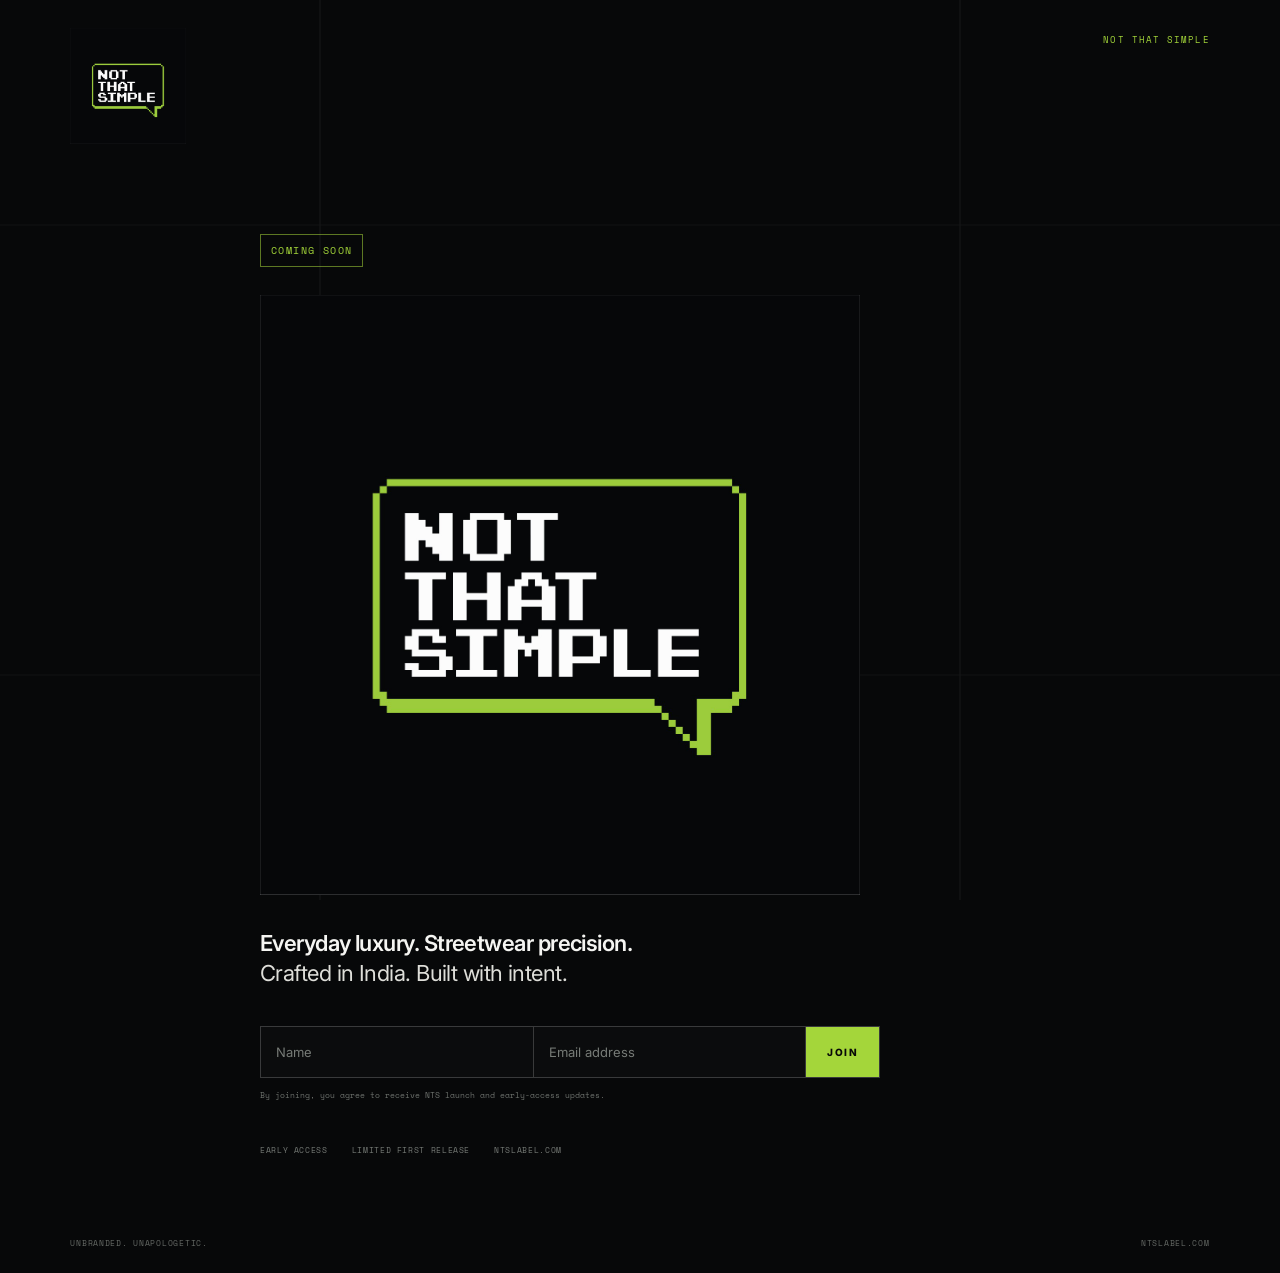
<file: index.html>
<!DOCTYPE html>
<html lang="en">
<head>
  <meta charset="UTF-8" />
  <meta name="viewport" content="width=device-width, initial-scale=1.0" />
  <meta name="description" content="Not That Simple — premium everyday essentials. Join the early access list." />
  <meta name="theme-color" content="#0b0b0b" />
  <title>NTS — Not That Simple</title>

  <style>
    @import url('https://fonts.googleapis.com/css2?family=Inter:wght@400;500;600;700;800;900&family=Space+Mono:wght@400;700&display=swap');

    :root {
      --bg: #070809;
      --text: #f5f5f2;
      --muted: #9a9d9a;
      --line: rgba(245,245,242,.20);
      --lime: #a4d63a;
      --panel: #101211;
    }

    * { box-sizing: border-box; }

    html, body {
      margin: 0;
      min-height: 100%;
      background: var(--bg);
      color: var(--text);
      font-family: Inter, Arial, sans-serif;
    }

    body {
      min-height: 100vh;
      overflow-x: hidden;
    }

    .page {
      width: 100%;
      min-height: 100vh;
      padding: 28px 5.5vw 24px;
      display: flex;
      flex-direction: column;
      position: relative;
    }

    /* subtle editorial grid inspired by the Instagram feed */
    .page::before {
      content: "";
      position: fixed;
      inset: 0;
      pointer-events: none;
      opacity: .055;
      background-image:
        linear-gradient(to right, transparent 49.8%, #fff 50%, transparent 50.2%),
        linear-gradient(to bottom, transparent 49.8%, #fff 50%, transparent 50.2%);
      background-size: 50% 100%, 100% 50%;
    }

    header {
      display: flex;
      justify-content: space-between;
      align-items: flex-start;
      font-size: 10px;
      letter-spacing: .16em;
      text-transform: uppercase;
      position: relative;
      z-index: 2;
    }

    .brand-logo {
      display: block;
      width: 116px;
      height: auto;
    }

    .logo-light { display: none; }

    .status {
      color: var(--lime);
      font-family: "Space Mono", monospace;
      font-size: 9px;
      letter-spacing: .12em;
      padding-top: 5px;
    }

    main {
      width: min(760px, 100%);
      margin: auto;
      padding: 10vh 0 9vh;
      position: relative;
      z-index: 2;
    }

    .eyebrow {
      display: inline-block;
      color: var(--lime);
      font-family: "Space Mono", monospace;
      font-size: 10px;
      letter-spacing: .14em;
      text-transform: uppercase;
      margin-bottom: 28px;
      border: 1px solid rgba(164,214,58,.55);
      padding: 8px 10px;
    }

    .hero-logo {
      margin-bottom: 34px;
      max-width: 600px;
    }

    .hero-logo img {
      width: 100% !important;
      max-width: 600px;
      height: auto;
      display: block;
      image-rendering: auto;
    }

    .tagline {
      font-size: clamp(16px, 2.2vw, 22px);
      line-height: 1.35;
      max-width: 610px;
      margin: 0 0 38px;
      color: #deded9;
      letter-spacing: -.025em;
    }

    .tagline strong {
      color: var(--text);
      font-weight: 600;
    }

    .form {
      width: min(620px, 100%);
    }

    .form-row {
      display: grid;
      grid-template-columns: 1fr 1fr auto;
      gap: 0;
      border: 1px solid var(--line);
      background: rgba(16,18,17,.55);
    }

    input {
      width: 100%;
      border: 0;
      border-right: 1px solid var(--line);
      outline: 0;
      background: transparent;
      color: var(--text);
      padding: 17px 15px;
      font: inherit;
      font-size: 13px;
    }

    input::placeholder { color: #777b77; }

    button {
      border: 0;
      background: var(--lime);
      color: #080908;
      padding: 0 21px;
      font: inherit;
      font-size: 10px;
      font-weight: 800;
      letter-spacing: .14em;
      text-transform: uppercase;
      cursor: pointer;
    }

    button:hover { filter: brightness(.93); }

    .fine {
      color: #6f736f;
      font-family: "Space Mono", monospace;
      font-size: 8px;
      line-height: 1.55;
      margin-top: 11px;
      max-width: 560px;
    }

    #success {
      display: none;
      padding: 17px 15px;
      border: 1px solid rgba(164,214,58,.55);
      color: var(--lime);
      font-family: "Space Mono", monospace;
      font-size: 11px;
    }

    .micro-copy {
      display: flex;
      gap: 24px;
      margin-top: 42px;
      color: #777b77;
      font-family: "Space Mono", monospace;
      font-size: 8px;
      text-transform: uppercase;
      letter-spacing: .08em;
    }

    footer {
      display: flex;
      justify-content: space-between;
      color: #666a66;
      font-family: "Space Mono", monospace;
      font-size: 8px;
      letter-spacing: .09em;
      text-transform: uppercase;
      position: relative;
      z-index: 2;
    }

    @media (max-width: 650px) {
      .page { padding: 22px 20px 20px; }
      .brand-logo { width: 94px; }
      .status { font-size: 8px; }

      main { padding: 8vh 0 7vh; }
      .hero-logo { max-width: 100%; }
      .eyebrow { margin-bottom: 22px; }

      .form-row {
        display: block;
      }

      input {
        display: block;
        border-right: 0;
        border-bottom: 1px solid var(--line);
        padding: 16px 14px;
      }

      button {
        width: 100%;
        min-height: 52px;
      }

      .micro-copy {
        flex-direction: column;
        gap: 8px;
        margin-top: 28px;
      }

      footer {
        gap: 14px;
        flex-direction: column;
      }
    }

    @media (prefers-color-scheme: light) {
      /* Keep NTS intentionally dark even when the device uses light mode. */
      .logo-dark { display: block; }
      .logo-light { display: none; }
    }
  </style>
</head>

<body>
  <div class="page">
    <header>
      <div class="brand">
        <img class="brand-logo logo-dark" src="[data-uri]" alt="Not That Simple">
        <img class="brand-logo logo-light" src="[data-uri]" alt="Not That Simple">
      </div>
      <div class="status">Not That Simple</div>
    </header>

    <main>
      <div class="eyebrow">Coming Soon</div>

      <div class="hero-logo">
        <img src="[data-uri]" alt="Not That Simple" style="display:block;width:min(620px,100%);height:auto;">
      </div>

      <p class="tagline">
        <strong>Everyday luxury. Streetwear precision.</strong><br>Crafted in India. Built with intent.
      </p>

      <form class="form" id="earlyAccessForm">
        <div class="form-row">
          <input id="name" name="name" type="text" placeholder="Name" autocomplete="name" required />
          <input id="email" name="email" type="email" placeholder="Email address" autocomplete="email" required />
          <button type="submit">Join</button>
        </div>
        <div id="success">You're on the list. We'll let you know when NTS goes live.</div>
        <div class="fine">
          By joining, you agree to receive NTS launch and early-access updates.
        </div>
      </form>
      <div class="micro-copy">
        <span>Early access</span>
        <span>Limited first release</span>
        <span>ntslabel.com</span>
      </div>
    </main>

    <footer>
      <span>Unbranded. Unapologetic.</span>
      <span>ntslabel.com</span>
    </footer>
  </div>

  <script>
    /*
      IMPORTANT:
      This demo records the submission only in the browser.
      To actually collect leads, connect this form to a service/backend
      such as Formspree, Brevo, Google Forms, or your own API.
    */
    const form = document.getElementById('earlyAccessForm');
    const success = document.getElementById('success');

    form.addEventListener('submit', function(e) {
      e.preventDefault();

      const name = document.getElementById('name').value.trim();
      const email = document.getElementById('email').value.trim();

      if (!name || !email) return;

      const leads = JSON.parse(localStorage.getItem('nts_leads') || '[]');
      leads.push({
        name,
        email,
        submittedAt: new Date().toISOString()
      });
      localStorage.setItem('nts_leads', JSON.stringify(leads));

      form.querySelector('.form-row').style.display = 'none';
      success.style.display = 'block';
    });
  </script>
</body>
</html>
</file>
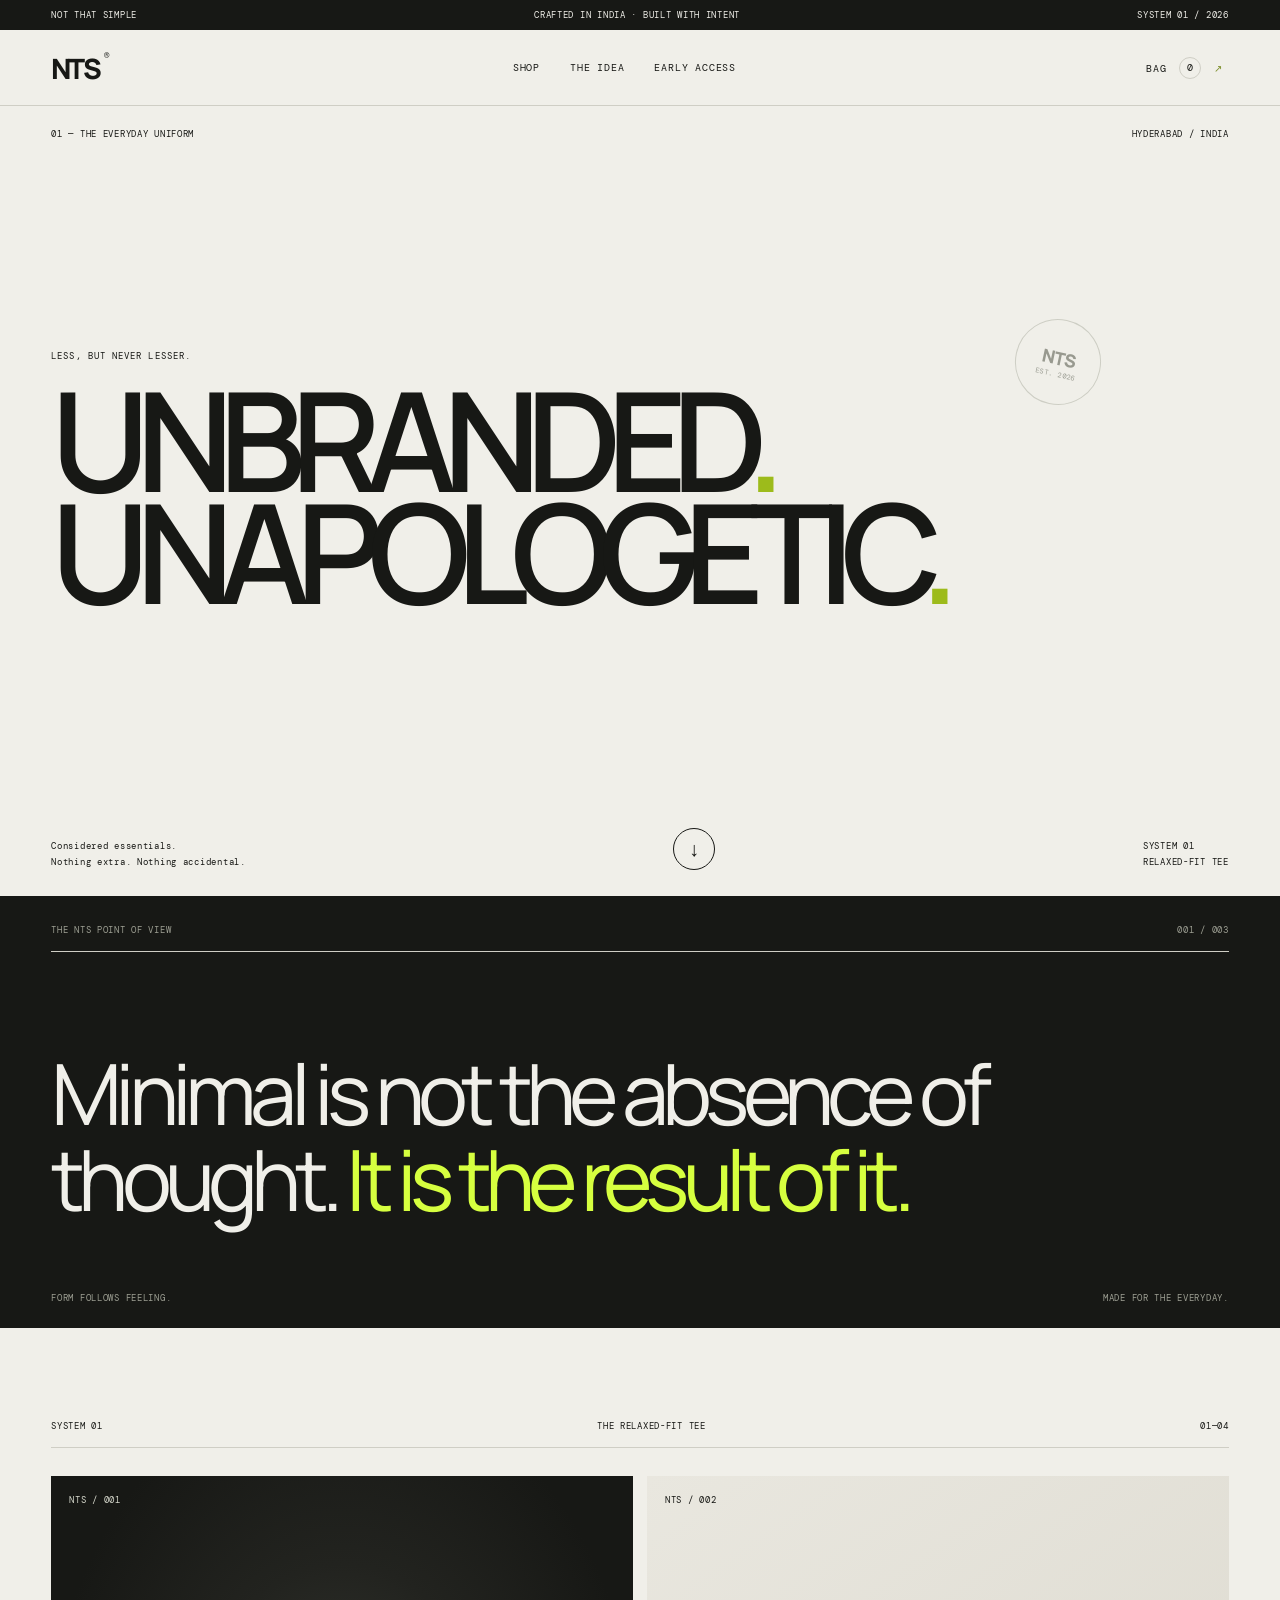
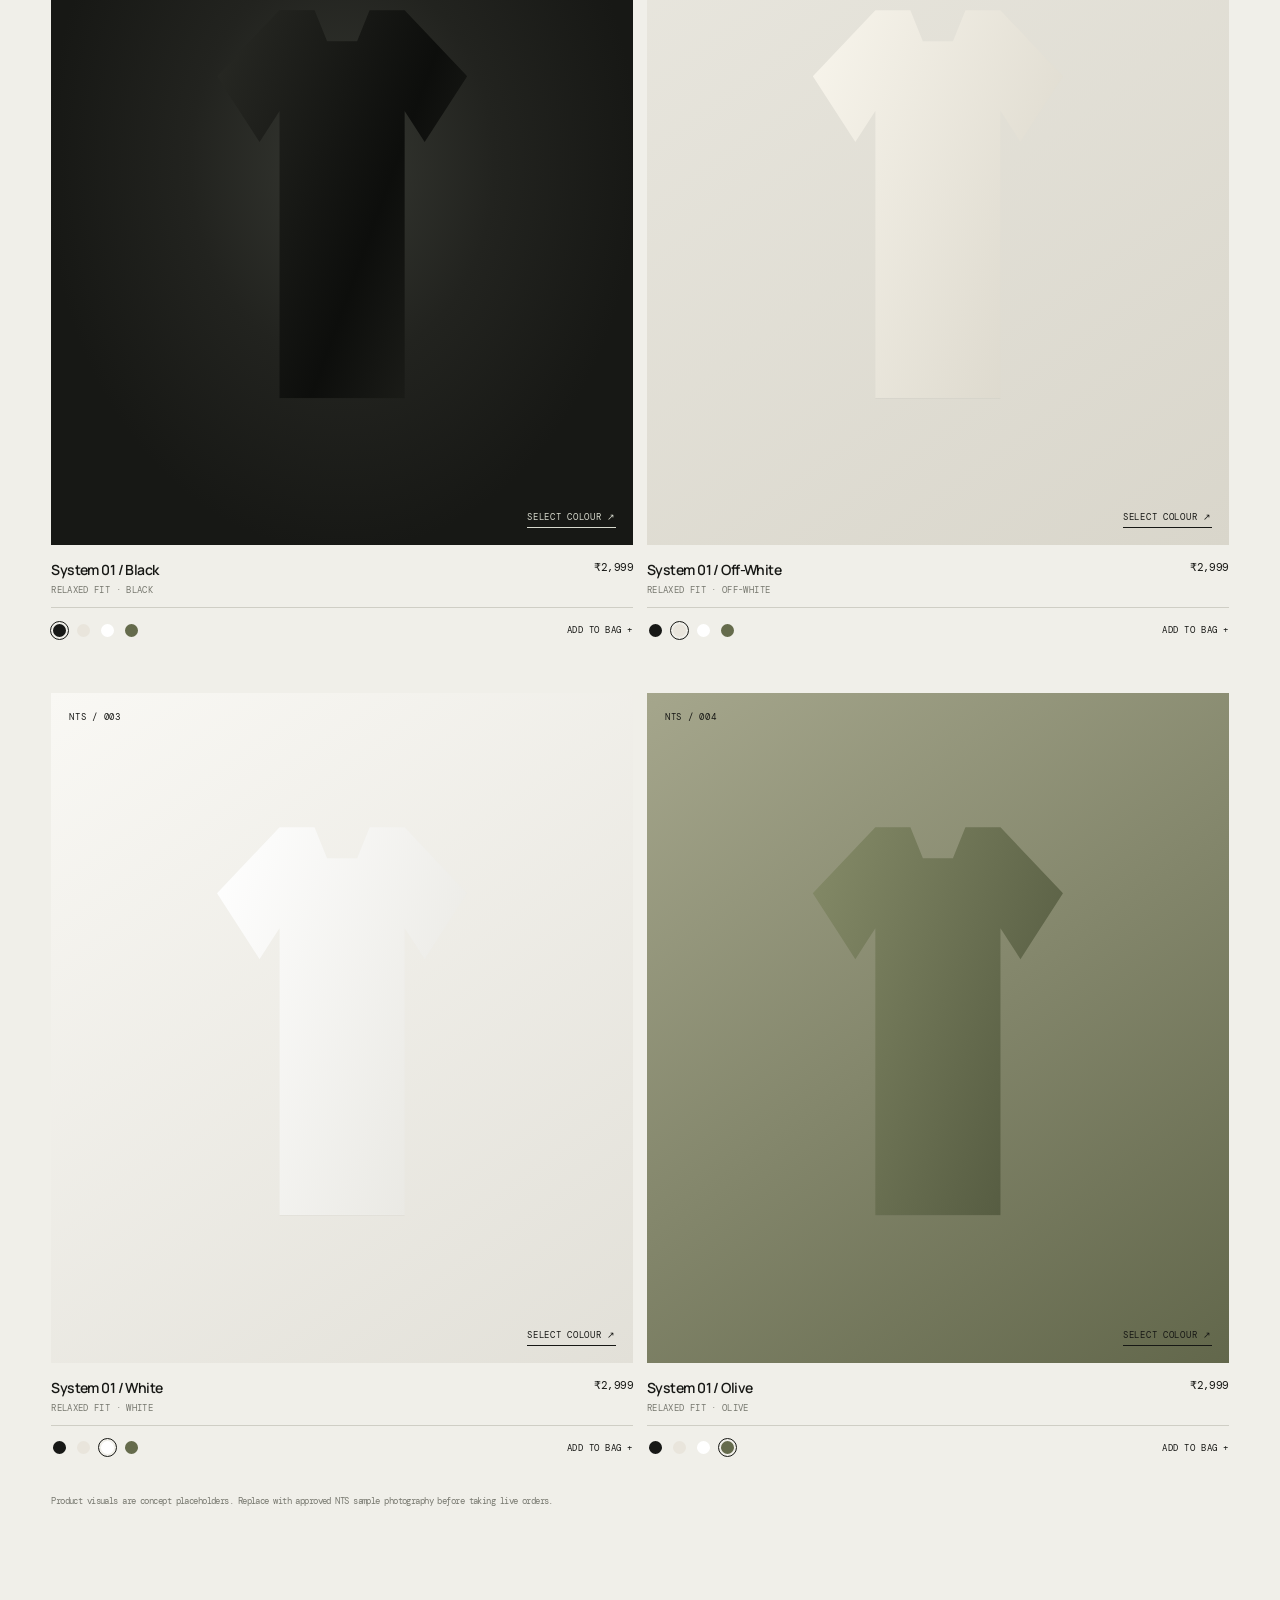
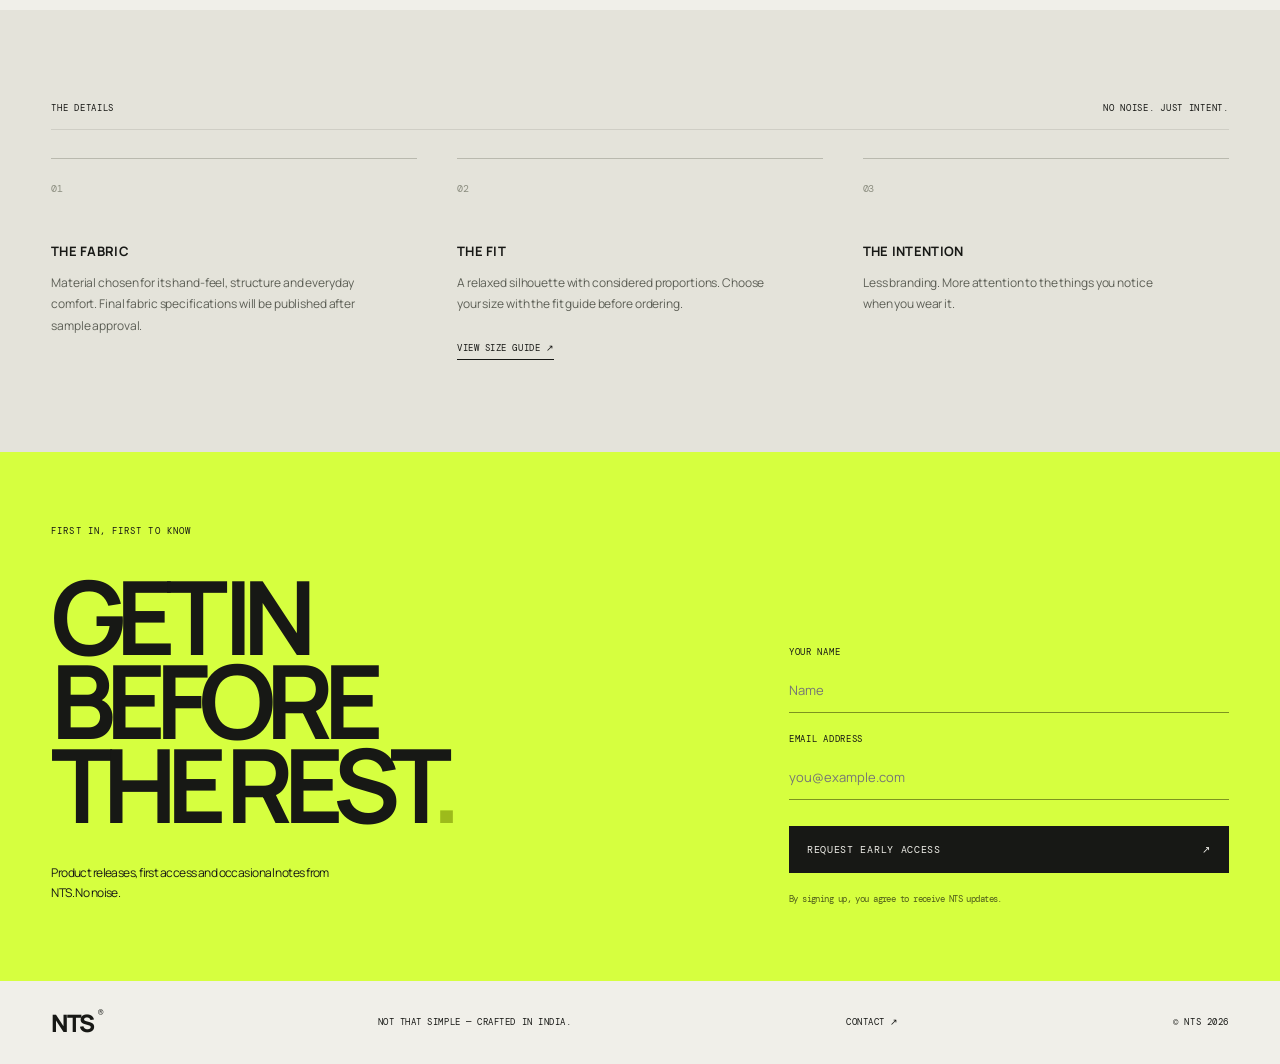
<file: storefront/index.html>
<!doctype html>
<html lang="en">
<head>
  <meta charset="utf-8"><meta name="viewport" content="width=device-width, initial-scale=1">
  <title>NTS — Not That Simple</title>
  <meta name="description" content="Not That Simple. Considered essentials. Crafted in India. System 01 — the relaxed-fit tee.">
  <meta name="theme-color" content="#11120f">
  <link rel="preconnect" href="https://fonts.googleapis.com"><link rel="preconnect" href="https://fonts.gstatic.com" crossorigin>
  <link href="https://fonts.googleapis.com/css2?family=DM+Mono:wght@400;500&family=Manrope:wght@400;500;600;700;800&display=swap" rel="stylesheet">
  <link rel="stylesheet" href="styles.css">
</head>
<body>
  <div class="announcement"><span>NOT THAT SIMPLE</span><span>CRAFTED IN INDIA · BUILT WITH INTENT</span><span>SYSTEM 01 / 2026</span></div>
  <header class="header">
    <a class="wordmark" href="#top" aria-label="NTS home">NTS<span>®</span></a>
    <nav><a href="#collection">Shop</a><a href="#manifesto">The idea</a><a href="#early-access">Early access</a></nav>
    <button class="cart-trigger" id="open-cart" aria-label="Open shopping bag">BAG <span id="cart-count">0</span> <span class="bag-icon">↗</span></button>
  </header>
  <main id="top">
    <section class="hero">
      <div class="hero-topline"><span>01 — THE EVERYDAY UNIFORM</span><span>HYDERABAD / INDIA</span></div>
      <div class="hero-title-wrap"><p class="kicker">LESS, BUT NEVER LESSER.</p><h1>UNBRANDED<span>.</span><br>UNAPOLOGETIC<span>.</span></h1></div>
      <div class="hero-bottom"><p>Considered essentials.<br>Nothing extra. Nothing accidental.</p><a class="round-link" href="#collection" aria-label="Explore collection">↓</a><p class="hero-index">SYSTEM 01<br>RELAXED-FIT TEE</p></div>
      <div class="hero-stamp">NTS<br><span>EST. 2026</span></div>
    </section>
    <section class="intro" id="manifesto"><div class="section-label"><span>THE NTS POINT OF VIEW</span><span>001 / 003</span></div><p>Minimal is not the absence of thought. <em>It is the result of it.</em></p><div class="intro-foot"><span>FORM FOLLOWS FEELING.</span><span>MADE FOR THE EVERYDAY.</span></div></section>
    <section class="collection" id="collection"><div class="section-label"><span>SYSTEM 01</span><span>THE RELAXED-FIT TEE</span><span>01—04</span></div>
      <div class="product-grid">
        <article class="product-card" data-colour="Black" data-hex="#171816"><button class="product-image image-black" data-quick-add="Black" aria-label="Choose black tee"><span class="image-number">NTS / 001</span><span class="tee-shape"></span><span class="image-action">SELECT COLOUR ↗</span></button><div class="product-meta"><div><h2>System 01 / Black</h2><p>Relaxed fit · Black</p></div><strong class="price">₹2,999</strong></div><div class="product-controls"><div class="swatches" aria-label="Available colours"><button class="swatch active" data-swatch="Black" style="--swatch:#171816" aria-label="Black"></button><button class="swatch" data-swatch="Off-White" style="--swatch:#e9e5dc" aria-label="Off-white"></button><button class="swatch" data-swatch="White" style="--swatch:#fff" aria-label="White"></button><button class="swatch" data-swatch="Olive" style="--swatch:#656b4c" aria-label="Olive"></button></div><button class="text-button add-button" data-add="Black">ADD TO BAG +</button></div></article>
        <article class="product-card" data-colour="Off-White" data-hex="#e9e5dc"><button class="product-image image-offwhite" data-quick-add="Off-White" aria-label="Choose off-white tee"><span class="image-number">NTS / 002</span><span class="tee-shape"></span><span class="image-action">SELECT COLOUR ↗</span></button><div class="product-meta"><div><h2>System 01 / Off-White</h2><p>Relaxed fit · Off-white</p></div><strong class="price">₹2,999</strong></div><div class="product-controls"><div class="swatches"><button class="swatch" data-swatch="Black" style="--swatch:#171816" aria-label="Black"></button><button class="swatch active" data-swatch="Off-White" style="--swatch:#e9e5dc" aria-label="Off-white"></button><button class="swatch" data-swatch="White" style="--swatch:#fff" aria-label="White"></button><button class="swatch" data-swatch="Olive" style="--swatch:#656b4c" aria-label="Olive"></button></div><button class="text-button add-button" data-add="Off-White">ADD TO BAG +</button></div></article>
        <article class="product-card" data-colour="White" data-hex="#fff"><button class="product-image image-white" data-quick-add="White" aria-label="Choose white tee"><span class="image-number">NTS / 003</span><span class="tee-shape"></span><span class="image-action">SELECT COLOUR ↗</span></button><div class="product-meta"><div><h2>System 01 / White</h2><p>Relaxed fit · White</p></div><strong class="price">₹2,999</strong></div><div class="product-controls"><div class="swatches"><button class="swatch" data-swatch="Black" style="--swatch:#171816" aria-label="Black"></button><button class="swatch" data-swatch="Off-White" style="--swatch:#e9e5dc" aria-label="Off-white"></button><button class="swatch active" data-swatch="White" style="--swatch:#fff" aria-label="White"></button><button class="swatch" data-swatch="Olive" style="--swatch:#656b4c" aria-label="Olive"></button></div><button class="text-button add-button" data-add="White">ADD TO BAG +</button></div></article>
        <article class="product-card" data-colour="Olive" data-hex="#656b4c"><button class="product-image image-olive" data-quick-add="Olive" aria-label="Choose olive tee"><span class="image-number">NTS / 004</span><span class="tee-shape"></span><span class="image-action">SELECT COLOUR ↗</span></button><div class="product-meta"><div><h2>System 01 / Olive</h2><p>Relaxed fit · Olive</p></div><strong class="price">₹2,999</strong></div><div class="product-controls"><div class="swatches"><button class="swatch" data-swatch="Black" style="--swatch:#171816" aria-label="Black"></button><button class="swatch" data-swatch="Off-White" style="--swatch:#e9e5dc" aria-label="Off-white"></button><button class="swatch" data-swatch="White" style="--swatch:#fff" aria-label="White"></button><button class="swatch active" data-swatch="Olive" style="--swatch:#656b4c" aria-label="Olive"></button></div><button class="text-button add-button" data-add="Olive">ADD TO BAG +</button></div></article>
      </div>
      <p class="product-note">Product visuals are concept placeholders. Replace with approved NTS sample photography before taking live orders.</p>
    </section>
    <section class="details"><div class="section-label"><span>THE DETAILS</span><span>NO NOISE. JUST INTENT.</span></div><div class="detail-grid"><div><span class="detail-no">01</span><h3>THE FABRIC</h3><p>Material chosen for its hand-feel, structure and everyday comfort. Final fabric specifications will be published after sample approval.</p></div><div><span class="detail-no">02</span><h3>THE FIT</h3><p>A relaxed silhouette with considered proportions. Choose your size with the fit guide before ordering.</p><button class="text-button" id="size-guide">VIEW SIZE GUIDE ↗</button></div><div><span class="detail-no">03</span><h3>THE INTENTION</h3><p>Less branding. More attention to the things you notice when you wear it.</p></div></div></section>
    <section class="early-access" id="early-access"><div class="early-copy"><span class="kicker">FIRST IN, FIRST TO KNOW</span><h2>GET IN<br>BEFORE<br>THE REST<span>.</span></h2><p>Product releases, first access and occasional notes from NTS. No noise.</p></div><form id="signup-form" action="https://formspree.io/f/xvkzawja" method="POST"><label for="signup-name">YOUR NAME</label><input id="signup-name" name="name" autocomplete="name" placeholder="Name" required><label for="signup-email">EMAIL ADDRESS</label><input id="signup-email" type="email" name="email" autocomplete="email" placeholder="you@example.com" required><button class="submit-button" type="submit">REQUEST EARLY ACCESS <span>↗</span></button><p id="signup-status" role="status" aria-live="polite">By signing up, you agree to receive NTS updates.</p></form></section>
  </main>
  <footer><a class="wordmark" href="#top">NTS<span>®</span></a><span>NOT THAT SIMPLE — CRAFTED IN INDIA.</span><a href="mailto:hello@ntslabel.com">CONTACT ↗</a><span>© NTS 2026</span></footer>

  <div class="overlay" id="overlay" hidden></div><aside class="cart-drawer" id="cart-drawer" aria-label="Shopping bag" aria-hidden="true"><div class="drawer-head"><div><span class="kicker">SYSTEM 01</span><h2>YOUR BAG <span id="drawer-count">(0)</span></h2></div><button id="close-cart" class="close-button" aria-label="Close bag">×</button></div><div id="cart-items" class="cart-items"><p class="empty-cart">Your bag is currently empty.</p></div><div class="drawer-bottom"><div class="subtotal"><span>SUBTOTAL</span><strong id="subtotal">₹0</strong></div><p>Shipping and final taxes are confirmed at checkout.</p><button id="checkout-button" class="submit-button" disabled>CONTINUE TO CHECKOUT ↗</button><p class="checkout-note">Checkout is not connected yet. Your bag is a working preview; payments and order processing will be added in the backend milestone.</p></div></aside>
  <dialog id="size-dialog"><div class="dialog-head"><span class="kicker">FIT REFERENCE</span><button id="close-size" class="close-button" aria-label="Close size guide">×</button></div><h2>SIZE GUIDE</h2><p>Indicative body/garment guide — confirm against the approved NTS sample before launch.</p><div class="size-table-wrap"><table><thead><tr><th>SIZE</th><th>CHEST</th><th>LENGTH</th><th>SHOULDER</th></tr></thead><tbody><tr><td>S</td><td>42</td><td>27</td><td>19</td></tr><tr><td>M</td><td>44</td><td>28</td><td>20</td></tr><tr><td>L</td><td>46</td><td>29</td><td>21</td></tr><tr><td>XL</td><td>48</td><td>30</td><td>22</td></tr></tbody></table></div><small>Measurements shown in inches from the current NTS reference. Verify the fashion-line size chart before publishing.</small></dialog>
  <div class="toast" id="toast" role="status" aria-live="polite"></div>
  <script src="script.js"></script>
</body></html>
</file>
<file: storefront/styles.css>
:root{--bg:#f0efe9;--ink:#171815;--muted:#77786f;--line:#cfcec5;--acid:#d6ff3f;--pad:clamp(18px,4vw,64px);--mono:'DM Mono',monospace;--sans:'Manrope',Arial,sans-serif}*{box-sizing:border-box}html{scroll-behavior:smooth}body{margin:0;background:var(--bg);color:var(--ink);font-family:var(--sans);letter-spacing:-.035em}a{color:inherit;text-decoration:none}button,input{font:inherit}button{color:inherit;cursor:pointer}.announcement{height:30px;background:var(--ink);color:var(--bg);display:flex;justify-content:space-between;align-items:center;padding:0 var(--pad);font:9px var(--mono);letter-spacing:.08em}.header{height:76px;padding:0 var(--pad);display:flex;align-items:center;justify-content:space-between;border-bottom:1px solid var(--line);background:var(--bg);position:sticky;top:0;z-index:10}.wordmark{font-size:28px;font-weight:800;letter-spacing:-.1em}.wordmark span{font:9px var(--mono);vertical-align:top;margin-left:5px;letter-spacing:0}.header nav{display:flex;gap:30px;font:10px var(--mono);text-transform:uppercase;letter-spacing:.08em}.header nav a:hover,.text-button:hover{opacity:.55}.cart-trigger{border:0;background:none;font:10px var(--mono);letter-spacing:.08em}.cart-trigger span:first-child{display:inline-grid;place-items:center;border:1px solid var(--line);border-radius:50%;width:22px;height:22px;margin:0 6px}.bag-icon{color:#7d8f2b}.hero{min-height:min(790px,calc(100svh - 106px));padding:22px var(--pad) 26px;position:relative;display:flex;flex-direction:column;justify-content:space-between;overflow:hidden}.hero-topline,.hero-bottom,.section-label,.intro-foot{display:flex;justify-content:space-between;gap:15px;font:9px var(--mono);letter-spacing:.08em}.hero-title-wrap{padding:60px 0 70px;position:relative;z-index:1}.kicker{font:9px var(--mono);letter-spacing:.12em}.hero .kicker{margin:0 0 22px}.hero h1{font-size:clamp(53px,10.8vw,164px);line-height:.81;letter-spacing:-.105em;font-weight:600;margin:0}.hero h1 span,.early-copy h2 span{color:#9dbb1b}.hero-bottom{align-items:end}.hero-bottom p{margin:0;line-height:1.7}.round-link{width:42px;height:42px;border:1px solid var(--ink);border-radius:50%;display:grid;place-items:center;font-size:20px;transition:.2s}.round-link:hover{background:var(--acid);transform:rotate(45deg)}.hero-stamp{position:absolute;right:14%;top:27%;border:1px solid #bfc0b5;width:86px;height:86px;border-radius:50%;display:grid;place-content:center;text-align:center;font-size:18px;font-weight:800;transform:rotate(12deg);color:#73766a;opacity:.7}.hero-stamp span{font:7px var(--mono);letter-spacing:.08em}.intro{background:var(--ink);color:var(--bg);padding:28px var(--pad) 24px;min-height:390px;display:flex;flex-direction:column;justify-content:space-between}.intro .section-label{color:#9d9f93}.intro>p{font-size:clamp(34px,6.6vw,94px);line-height:1.02;letter-spacing:-.08em;max-width:1150px;margin:70px 0}.intro em{color:var(--acid);font-style:normal}.intro-foot{color:#9d9f93}.collection,.details{padding:92px var(--pad)}.section-label{border-bottom:1px solid var(--line);padding-bottom:15px;margin-bottom:28px}.product-grid{display:grid;grid-template-columns:repeat(2,minmax(0,1fr));gap:52px 14px}.product-card{min-width:0}.product-image{width:100%;aspect-ratio:4/4.6;display:block;position:relative;overflow:hidden;border:0;padding:0;background:#d8d7ce;text-align:left}.image-black{background:radial-gradient(ellipse at 50% 43%,#363832 0,#22231f 37%,#171815 72%)}.image-offwhite{background:linear-gradient(145deg,#e9e7df,#d9d6cb)}.image-white{background:linear-gradient(145deg,#f9f8f4,#e2e0d8)}.image-olive{background:linear-gradient(145deg,#a5a68c,#62674b)}.tee-shape{position:absolute;left:50%;top:49%;width:43%;height:58%;transform:translate(-50%,-50%);background:#171816;clip-path:polygon(25% 0,39% 0,44% 8%,56% 8%,61% 0,75% 0,100% 17%,83% 34%,75% 26%,75% 100%,25% 100%,25% 26%,17% 34%,0 17%);filter:drop-shadow(0 22px 20px #0002);transition:transform .4s}.image-black .tee-shape{background:linear-gradient(110deg,#292a25,#0d0e0c 60%,#23241f)}.image-offwhite .tee-shape{background:linear-gradient(110deg,#f8f5ec,#d9d5c9)}.image-white .tee-shape{background:linear-gradient(110deg,#fff,#e6e5df)}.image-olive .tee-shape{background:linear-gradient(110deg,#858b68,#4e543b)}.product-image:hover .tee-shape{transform:translate(-50%,-51%) scale(1.035)}.image-number,.image-action{position:absolute;z-index:2;font:9px var(--mono);letter-spacing:.08em}.image-number{top:18px;left:18px}.image-action{bottom:17px;right:17px;border-bottom:1px solid currentColor;padding-bottom:4px}.image-black .image-number,.image-black .image-action{color:#d7d9cd}.product-meta{display:flex;justify-content:space-between;gap:12px;padding:15px 0 11px}.product-meta h2{font-size:14px;font-weight:600;margin:0 0 5px;letter-spacing:-.04em}.product-meta p{font:9px var(--mono);color:var(--muted);margin:0;letter-spacing:.04em;text-transform:uppercase}.price{font:11px var(--mono);white-space:nowrap}.product-controls{display:flex;justify-content:space-between;align-items:center;border-top:1px solid var(--line);padding-top:11px}.swatches{display:flex;gap:7px}.swatch{width:17px;height:17px;border-radius:50%;background:var(--swatch);border:2px solid var(--bg);outline:1px solid transparent;padding:0}.swatch.active{outline-color:var(--ink)}.text-button{border:0;background:none;padding:5px 0;font:9px var(--mono);letter-spacing:.06em}.product-note{font:9px var(--mono);color:var(--muted);margin-top:35px;line-height:1.7}.details{background:#e4e3da}.detail-grid{display:grid;grid-template-columns:repeat(3,1fr);gap:40px}.detail-grid>div{border-top:1px solid #b9b9ae;padding-top:16px}.detail-no{font:10px var(--mono);color:#8c8e80}.detail-grid h3{font-size:13px;letter-spacing:.02em;margin:45px 0 12px}.detail-grid p{font-size:12px;line-height:1.8;color:#5d5f56;max-width:320px;letter-spacing:-.01em}.detail-grid .text-button{margin-top:10px;border-bottom:1px solid}.early-access{background:var(--acid);padding:65px var(--pad);display:grid;grid-template-columns:1fr minmax(280px,440px);gap:10%;align-items:end}.early-copy h2{font-size:clamp(54px,8vw,110px);letter-spacing:-.1em;line-height:.82;margin:36px 0}.early-copy>p{font-size:12px;line-height:1.7;max-width:280px}.early-access form{display:flex;flex-direction:column;gap:10px}.early-access label{font:9px var(--mono);letter-spacing:.08em;margin-top:10px}.early-access input{border:0;border-bottom:1px solid #7d941f;background:transparent;padding:13px 0;outline:none;font-size:13px;border-radius:0}.early-access input:focus{border-color:var(--ink)}.submit-button{border:0;background:var(--ink);color:var(--bg);padding:17px 18px;display:flex;justify-content:space-between;align-items:center;font:10px var(--mono);letter-spacing:.07em;margin-top:16px}.submit-button:disabled{opacity:.4;cursor:not-allowed}.early-access form>p{font:9px var(--mono);line-height:1.6;color:#4e5c1c}footer{display:flex;align-items:center;justify-content:space-between;gap:18px;padding:25px var(--pad);font:9px var(--mono);letter-spacing:.06em}footer .wordmark{font-family:var(--sans);font-size:24px}.overlay{position:fixed;inset:0;background:#11120f88;z-index:19}.cart-drawer{position:fixed;z-index:20;right:0;top:0;bottom:0;width:min(470px,100%);background:var(--bg);padding:26px;display:flex;flex-direction:column;transform:translateX(102%);transition:transform .25s ease}.cart-drawer.open{transform:translateX(0)}.drawer-head,.dialog-head{display:flex;justify-content:space-between;align-items:start;border-bottom:1px solid var(--line);padding-bottom:20px}.drawer-head h2,.dialog-head+h2{font-size:25px;letter-spacing:-.07em;margin:10px 0 0}.close-button{border:0;background:none;font-size:29px;line-height:1;padding:0 4px}.cart-items{flex:1;overflow:auto}.empty-cart{font-size:13px;color:var(--muted);padding:28px 0}.cart-row{display:grid;grid-template-columns:70px 1fr auto;gap:14px;padding:18px 0;border-bottom:1px solid var(--line)}.cart-thumb{height:86px;display:grid;place-items:center;background:#deddd4;font-size:24px}.cart-row h3{font-size:12px;margin:3px 0 7px}.cart-row p{font:9px var(--mono);color:var(--muted);margin:0 0 9px}.qty-control{display:flex;align-items:center;gap:12px;font:11px var(--mono)}.qty-control button{border:1px solid var(--line);background:none;width:23px;height:23px}.remove-item{font:9px var(--mono);border:0;background:none;color:var(--muted);margin-top:9px;padding:0}.drawer-bottom{border-top:1px solid var(--line);padding-top:18px}.subtotal{display:flex;justify-content:space-between;font:11px var(--mono)}.drawer-bottom>p{font:9px var(--mono);color:var(--muted);line-height:1.6}.checkout-note{font-size:9px!important}.toast{position:fixed;z-index:40;left:50%;bottom:22px;transform:translate(-50%,20px);background:var(--ink);color:var(--bg);padding:13px 18px;font:10px var(--mono);opacity:0;pointer-events:none;transition:.2s;max-width:calc(100% - 30px)}.toast.show{opacity:1;transform:translate(-50%,0)}dialog{border:0;background:var(--bg);color:var(--ink);padding:28px;width:min(560px,calc(100% - 28px));max-width:none}dialog::backdrop{background:#11120f99}dialog h2{font-size:36px;letter-spacing:-.08em;margin:25px 0 8px}dialog p,dialog small{font-size:11px;line-height:1.7;color:var(--muted)}.size-table-wrap{overflow-x:auto}table{width:100%;border-collapse:collapse;margin:25px 0}th,td{text-align:left;border-bottom:1px solid var(--line);padding:12px 8px;font:10px var(--mono)}th{color:var(--muted)}[hidden]{display:none!important}
@media(max-width:700px){.announcement span:nth-child(2){display:none}.header{height:65px}.header nav{gap:13px}.header nav a:nth-child(2){display:none}.wordmark{font-size:25px}.hero{min-height:650px;min-height:calc(90svh - 95px)}.hero-title-wrap{padding:70px 0}.hero h1{font-size:clamp(48px,11.2vw,82px)}.hero-stamp{width:60px;height:60px;font-size:13px;right:10%;top:19%}.hero-stamp span{font-size:6px}.hero-bottom{align-items:end}.hero-bottom p{font-size:9px}.hero-index{text-align:right}.intro{min-height:360px}.intro>p{margin:65px 0;font-size:clamp(35px,8vw,60px)}.collection,.details{padding:65px var(--pad)}.product-grid{gap:38px 10px}.product-meta h2{font-size:12px}.product-meta{gap:7px}.price{font-size:10px}.product-controls{align-items:start;gap:8px;flex-wrap:wrap}.early-access{grid-template-columns:1fr;gap:45px;padding:55px var(--pad)}.early-copy h2{font-size:clamp(60px,17vw,100px)}.detail-grid{grid-template-columns:1fr;gap:28px}.detail-grid h3{margin:25px 0 8px}.detail-grid p{max-width:100%}footer{display:grid;grid-template-columns:1fr 1fr;line-height:1.8}footer span:nth-child(2){text-align:right}footer span:last-child{text-align:right}.section-label{font-size:8px}.cart-drawer{padding:20px}.hero-topline{font-size:8px}}@media(max-width:390px){.header nav{gap:8px}.header nav a{font-size:8px}.cart-trigger{font-size:8px}.product-grid{grid-template-columns:1fr}.product-image{aspect-ratio:4/4.4}.hero h1{font-size:46px}}
</file>
